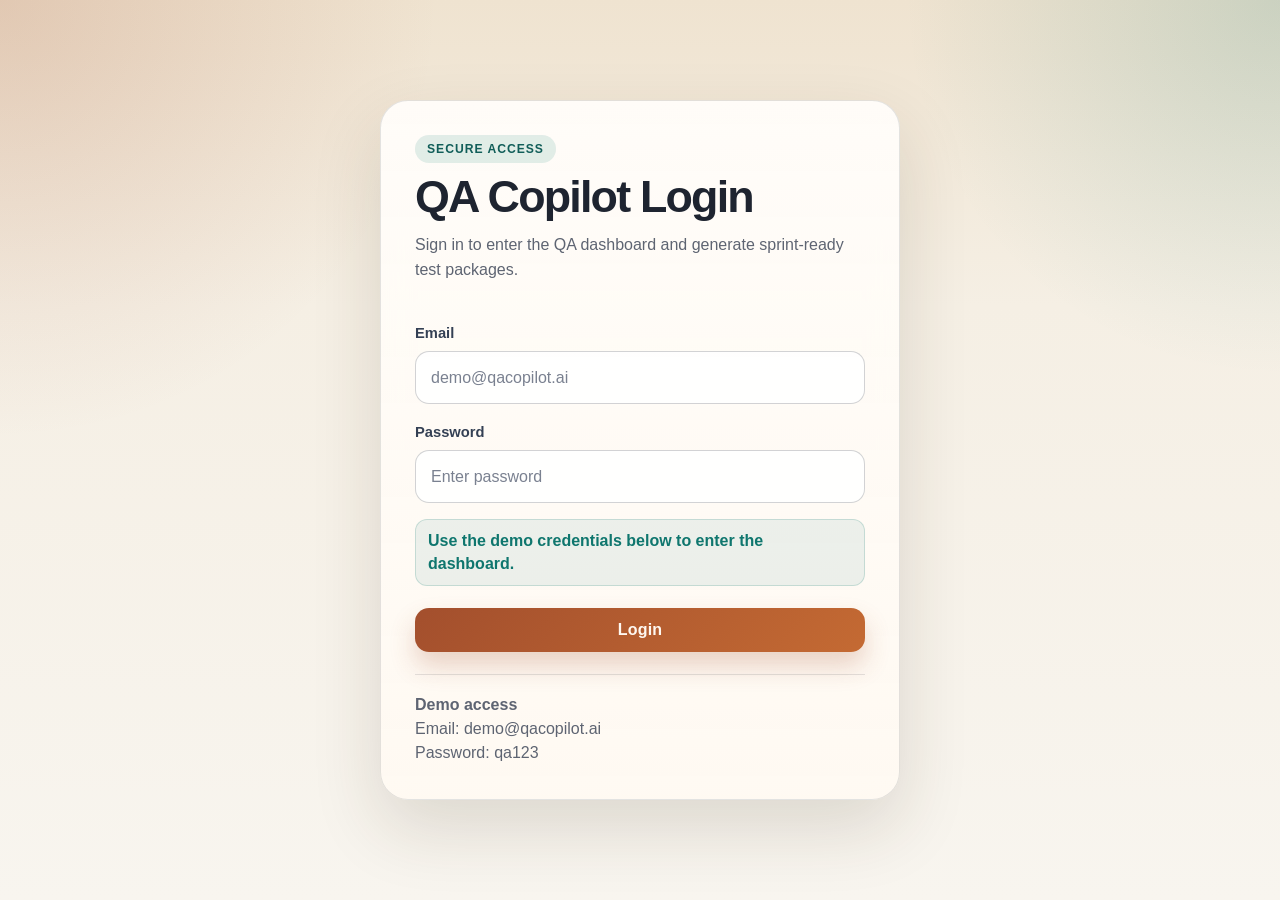
<file: frontend/index.html>
<!DOCTYPE html>
<html lang="en">
<head>
	<meta charset="UTF-8">
	<meta name="viewport" content="width=device-width, initial-scale=1.0">
	<title>QA Copilot</title>
	<link rel="icon" href="data:image/svg+xml,%3Csvg xmlns='http://www.w3.org/2000/svg' viewBox='0 0 64 64'%3E%3Crect width='64' height='64' rx='14' fill='%230c5c4c'/%3E%3Cpath d='M18 34l9 9 19-22' fill='none' stroke='%23f5efe0' stroke-width='7' stroke-linecap='round' stroke-linejoin='round'/%3E%3C/svg%3E">
	<link rel="stylesheet" href="styles.css">
</head>
<body data-page="login" class="auth-active">
	<div id="loginScreen" class="auth-shell">
		<section class="auth-card">
			<div class="auth-copy">
				<span class="auth-kicker">Secure Access</span>
				<h1>QA Copilot Login</h1>
				<p>Sign in to enter the QA dashboard and generate sprint-ready test packages.</p>
			</div>
			<form id="loginForm" class="auth-form">
				<label for="loginEmail">Email</label>
				<input id="loginEmail" type="email" placeholder="demo@qacopilot.ai" autocomplete="username">
				<label for="loginPassword">Password</label>
				<input id="loginPassword" type="password" placeholder="Enter password" autocomplete="current-password">
				<div id="loginStatus" class="auth-status">Use the demo credentials below to enter the dashboard.</div>
				<button id="loginBtn" type="submit">Login</button>
			</form>
			<div class="auth-helper">
				<strong>Demo access</strong>
				<p>Email: demo@qacopilot.ai</p>
				<p>Password: qa123</p>
			</div>
		</section>
	</div>
	<script src="script.js"></script>
</body>
</html>
</file>
<file: frontend/styles.css>
:root {
	--bg: #f5efe4;
	--bg-accent: #efe3d0;
	--card: rgba(255, 252, 247, 0.92);
	--card-strong: #fffdf9;
	--text: #1e2430;
	--muted: #5e6472;
	--primary: #0f766e;
	--primary-strong: #115e59;
	--secondary: #a34f2d;
	--border: rgba(30, 36, 48, 0.12);
	--border-strong: rgba(30, 36, 48, 0.2);
	--shadow: 0 22px 50px rgba(57, 44, 20, 0.12);
	--status-ok: #0f766e;
	--status-error: #b42318;
	--output-bg: #121a26;
	--output-text: #eef2f7;
}

* {
	box-sizing: border-box;
}

body {
	margin: 0;
	min-height: 100vh;
	font-family: "Segoe UI", "Trebuchet MS", sans-serif;
	color: var(--text);
	background:
		radial-gradient(circle at top left, rgba(163, 79, 45, 0.18), transparent 28%),
		radial-gradient(circle at top right, rgba(15, 118, 110, 0.16), transparent 24%),
		linear-gradient(180deg, var(--bg-accent) 0%, var(--bg) 34%, #f8f5ef 100%);
}

body.auth-active {
	display: block;
}

.app-hidden {
	display: none;
}

.auth-shell {
	min-height: 100vh;
	display: grid;
	place-items: center;
	padding: 32px;
}

.auth-card {
	width: min(520px, 100%);
	padding: 34px;
	border: 1px solid var(--border);
	border-radius: 28px;
	background: linear-gradient(180deg, rgba(255, 253, 249, 0.96), rgba(255, 250, 242, 0.9));
	box-shadow: 0 28px 70px rgba(57, 44, 20, 0.14);
	backdrop-filter: blur(14px);
}

.auth-copy h1 {
	margin: 8px 0 10px;
	font-size: clamp(2rem, 4vw, 2.8rem);
	letter-spacing: -0.04em;
}

.auth-copy p {
	margin: 0;
	color: var(--muted);
	line-height: 1.6;
}

.auth-kicker {
	display: inline-flex;
	padding: 7px 12px;
	border-radius: 999px;
	background: rgba(15, 118, 110, 0.12);
	color: var(--primary-strong);
	font-size: 0.76rem;
	font-weight: 800;
	letter-spacing: 0.08em;
	text-transform: uppercase;
}

.auth-form {
	margin-top: 24px;
	display: grid;
	gap: 2px;
}

.auth-status {
	margin-top: 14px;
	padding: 10px 12px;
	border-radius: 12px;
	background: rgba(15, 118, 110, 0.08);
	border: 1px solid rgba(15, 118, 110, 0.18);
	color: var(--status-ok);
	font-weight: 600;
	line-height: 1.4;
}

.auth-status-error {
	background: rgba(180, 35, 24, 0.08);
	border-color: rgba(180, 35, 24, 0.18);
	color: var(--status-error);
}

.auth-helper {
	margin-top: 22px;
	padding-top: 18px;
	border-top: 1px solid var(--border);
	color: var(--muted);
	line-height: 1.5;
}

.auth-helper strong,
.auth-helper p {
	margin: 0;
}

.app-shell {
	min-height: 100vh;
}

header {
	padding: 34px 40px 30px;
	display: flex;
	justify-content: space-between;
	align-items: center;
	gap: 20px;
	color: #fffaf2;
	background:
		linear-gradient(135deg, rgba(13, 35, 48, 0.94), rgba(15, 118, 110, 0.88)),
		linear-gradient(135deg, #1b3d53, #115e59);
	box-shadow: inset 0 -1px 0 rgba(255, 255, 255, 0.1);
}

header h1 {
	margin: 0;
	font-size: clamp(2rem, 3vw, 3rem);
	line-height: 1;
	letter-spacing: -0.04em;
}

header p {
	margin: 10px 0 0;
	max-width: 52ch;
	color: rgba(255, 250, 242, 0.82);
	font-size: 1rem;
}

.badge {
	padding: 10px 16px;
	border: 1px solid rgba(255, 250, 242, 0.28);
	border-radius: 999px;
	background: rgba(255, 250, 242, 0.12);
	color: #fffaf2;
	font-size: 0.85rem;
	font-weight: 700;
	letter-spacing: 0.04em;
	text-transform: uppercase;
	white-space: nowrap;
}

.header-actions {
	display: flex;
	align-items: center;
	gap: 12px;
	flex-wrap: wrap;
	justify-content: flex-end;
}

.logout-btn {
	color: #fffaf2;
	background: rgba(255, 250, 242, 0.14);
	border: 1px solid rgba(255, 250, 242, 0.24);
	box-shadow: none;
}

.logout-btn:hover {
	box-shadow: none;
	filter: none;
}

.ask-ai-launch-btn {
	color: #fffaf2;
	background: rgba(15, 118, 110, 0.22);
	border: 1px solid rgba(255, 250, 242, 0.2);
	box-shadow: none;
}

.ask-ai-launch-btn:hover {
	box-shadow: none;
	filter: none;
}

main {
	display: grid;
	grid-template-columns: minmax(320px, 0.9fr) minmax(420px, 1.1fr);
	gap: 28px;
	padding: 30px;
}

.panel {
	position: relative;
	overflow: hidden;
	padding: 28px;
	border: 1px solid var(--border);
	border-radius: 22px;
	background: linear-gradient(180deg, var(--card-strong), var(--card));
	box-shadow: var(--shadow);
	backdrop-filter: blur(16px);
}

.panel::after {
	content: "";
	position: absolute;
	inset: 0 auto auto 0;
	width: 100%;
	height: 4px;
	background: linear-gradient(90deg, var(--secondary), var(--primary));
	opacity: 0.9;
}

h2 {
	margin: 0 0 10px;
	font-size: 1.25rem;
	letter-spacing: -0.02em;
}

label {
	display: block;
	margin: 18px 0 8px;
	color: #344054;
	font-size: 0.92rem;
	font-weight: 700;
}

input,
textarea {
	width: 100%;
	padding: 14px 15px;
	border: 1px solid var(--border-strong);
	border-radius: 14px;
	background: rgba(255, 255, 255, 0.88);
	color: var(--text);
	font: inherit;
	line-height: 1.45;
	transition: border-color 140ms ease, box-shadow 140ms ease, background 140ms ease;
}

input::placeholder,
textarea::placeholder {
	color: #7a8190;
}

input:hover,
textarea:hover {
	border-color: rgba(15, 118, 110, 0.34);
	background: #ffffff;
}

input[type="file"] {
	padding: 12px;
	background: rgba(255, 255, 255, 0.84);
}

.optional-pill {
	display: inline-flex;
	align-items: center;
	margin-left: 8px;
	padding: 3px 8px;
	border-radius: 999px;
	background: rgba(15, 118, 110, 0.12);
	color: var(--primary-strong);
	font-size: 0.72rem;
	font-weight: 800;
	letter-spacing: 0.03em;
	text-transform: uppercase;
}

.attachment-meta {
	margin-top: 10px;
	padding: 12px 14px;
	border: 1px solid var(--border);
	border-radius: 14px;
	background: rgba(255, 255, 255, 0.72);
	color: var(--text);
}

.attachment-meta {
	font-size: 0.9rem;
	font-weight: 600;
}

.attachment-meta-empty {
	color: var(--muted);
	background: rgba(255, 255, 255, 0.52);
}

.attachment-actions {
	margin-top: 10px;
	display: flex;
	gap: 10px;
	flex-wrap: wrap;
}

.attachment-preview-trigger {
	margin-top: 0;
}

.attachment-remove-trigger {
	margin-top: 0;
	background: linear-gradient(135deg, #6b7280, #4b5563);
	box-shadow: 0 12px 24px rgba(75, 85, 99, 0.18);
}

.attachment-preview-trigger-hidden {
	display: none;
}

.preview-modal {
	position: fixed;
	inset: 0;
	display: grid;
	place-items: center;
	padding: 24px;
	z-index: 1000;
}

.preview-modal-hidden {
	display: none;
}

.preview-modal-backdrop {
	position: absolute;
	inset: 0;
	background: rgba(18, 26, 38, 0.58);
	backdrop-filter: blur(6px);
}

.preview-modal-card {
	position: relative;
	width: min(820px, 100%);
	max-height: min(78vh, 900px);
	display: grid;
	grid-template-rows: auto 1fr;
	border-radius: 22px;
	border: 1px solid rgba(255, 255, 255, 0.26);
	background: linear-gradient(180deg, rgba(255, 253, 249, 0.98), rgba(245, 239, 228, 0.96));
	box-shadow: 0 28px 70px rgba(18, 26, 38, 0.28);
	overflow: hidden;
}

.preview-modal-header {
	display: flex;
	justify-content: space-between;
	align-items: center;
	gap: 16px;
	padding: 18px 20px;
	border-bottom: 1px solid var(--border);
	background: rgba(255, 255, 255, 0.68);
}

.preview-modal-header h3 {
	margin: 0;
	font-size: 1.05rem;
	letter-spacing: -0.02em;
}

.preview-modal-close {
	margin-top: 0;
	padding: 10px 14px;
	background: linear-gradient(135deg, #1d2939, #344054);
	box-shadow: 0 12px 24px rgba(29, 41, 57, 0.18);
}

.preview-modal-body {
	padding: 20px;
	overflow: auto;
	white-space: pre-wrap;
	word-break: break-word;
	font-size: 0.95rem;
	line-height: 1.6;
	color: var(--text);
}

@media (max-width: 720px) {
	.auth-shell {
		padding: 20px;
	}

	.auth-card {
		padding: 24px;
	}

	.header-actions {
		width: 100%;
		justify-content: flex-start;
	}
}

input.field-error,
textarea.field-error {
	border-color: rgba(180, 35, 24, 0.88);
	box-shadow: 0 0 0 4px rgba(180, 35, 24, 0.12);
	background: #fff5f4;
}

input:focus,
textarea:focus {
	outline: none;
	border-color: rgba(15, 118, 110, 0.78);
	box-shadow: 0 0 0 4px rgba(15, 118, 110, 0.14);
	background: #ffffff;
}

textarea {
	min-height: 140px;
	resize: vertical;
}

button {
	margin-top: 20px;
	padding: 13px 20px;
	border: none;
	border-radius: 14px;
	background: linear-gradient(135deg, var(--secondary), #c46a33);
	color: #fff8f1;
	font: inherit;
	font-weight: 700;
	letter-spacing: 0.01em;
	cursor: pointer;
	box-shadow: 0 14px 26px rgba(163, 79, 45, 0.24);
	transition: transform 120ms ease, box-shadow 120ms ease, filter 120ms ease;
}

button:hover {
	transform: translateY(-1px);
	box-shadow: 0 18px 30px rgba(163, 79, 45, 0.28);
	filter: saturate(1.05);
}

button:active {
	transform: translateY(0);
}

button:focus-visible {
	outline: 3px solid rgba(163, 79, 45, 0.24);
	outline-offset: 2px;
}

button:disabled {
	cursor: wait;
	opacity: 0.82;
	transform: none;
	box-shadow: none;
}

button.secondary {
	margin-top: 0;
	background: linear-gradient(135deg, #1d2939, #344054);
	box-shadow: 0 12px 24px rgba(29, 41, 57, 0.18);
}

.hint {
	margin: 14px 0 0;
	color: var(--muted);
	font-size: 0.9rem;
}

.output-header {
	display: flex;
	justify-content: space-between;
	align-items: center;
	gap: 12px;
	margin-bottom: 10px;
}

.output-header h2 {
	margin-bottom: 8px;
}

.provider-row {
	display: flex;
	align-items: center;
	gap: 12px;
	flex-wrap: wrap;
}

.provider-badge {
	display: inline-flex;
	align-items: center;
	gap: 8px;
	padding: 6px 12px;
	border-radius: 999px;
	font-size: 0.78rem;
	font-weight: 800;
	letter-spacing: 0.04em;
	text-transform: uppercase;
	border: 1px solid transparent;
}

.provider-badge::before {
	content: "";
	width: 8px;
	height: 8px;
	border-radius: 999px;
	background: currentColor;
}

.provider-local {
	color: #475467;
	background: #f2f4f7;
	border-color: #d0d5dd;
}

.provider-openai {
	color: #0f766e;
	background: rgba(15, 118, 110, 0.12);
	border-color: rgba(15, 118, 110, 0.24);
}

.provider-azure {
	color: #175cd3;
	background: rgba(23, 92, 211, 0.1);
	border-color: rgba(23, 92, 211, 0.2);
}

.model-badge {
	display: inline-flex;
	align-items: center;
	padding: 6px 12px;
	border-radius: 999px;
	font-size: 0.78rem;
	font-weight: 700;
	letter-spacing: 0.01em;
	border: 1px solid transparent;
	white-space: nowrap;
}

.model-badge-local {
	color: #475467;
	background: rgba(242, 244, 247, 0.95);
	border-color: #d0d5dd;
}

.model-badge-openai {
	color: #d7fff8;
	background: rgba(15, 118, 110, 0.24);
	border-color: rgba(15, 118, 110, 0.36);
}

.model-badge-azure {
	color: #dbeafe;
	background: rgba(23, 92, 211, 0.2);
	border-color: rgba(23, 92, 211, 0.32);
}

.ai-signal {
	display: grid;
	gap: 2px;
	min-width: 240px;
	padding: 10px 14px;
	border: 1px solid rgba(255, 255, 255, 0.12);
	border-radius: 14px;
	background: rgba(255, 255, 255, 0.06);
	box-shadow: inset 0 1px 0 rgba(255, 255, 255, 0.04);
}

.ai-signal-label {
	font-size: 0.7rem;
	font-weight: 800;
	letter-spacing: 0.08em;
	text-transform: uppercase;
	opacity: 0.72;
}

.ai-signal strong {
	font-size: 0.95rem;
	line-height: 1.2;
	color: #ffffff;
}

.ai-signal span:last-child {
	font-size: 0.82rem;
	color: #c6d0dc;
	line-height: 1.35;
}

.ai-signal-local {
	border-color: rgba(208, 213, 221, 0.18);
	background: rgba(71, 84, 103, 0.16);
}

.ai-signal-openai {
	border-color: rgba(15, 118, 110, 0.35);
	background: linear-gradient(135deg, rgba(15, 118, 110, 0.22), rgba(15, 118, 110, 0.08));
	box-shadow: 0 0 0 1px rgba(15, 118, 110, 0.12), inset 0 1px 0 rgba(255, 255, 255, 0.08);
}

.ai-signal-azure {
	border-color: rgba(23, 92, 211, 0.35);
	background: linear-gradient(135deg, rgba(23, 92, 211, 0.2), rgba(23, 92, 211, 0.08));
	box-shadow: 0 0 0 1px rgba(23, 92, 211, 0.12), inset 0 1px 0 rgba(255, 255, 255, 0.08);
}

.ai-signal-live {
	position: relative;
	overflow: hidden;
}

.ai-signal-live::after {
	content: "";
	position: absolute;
	inset: 0;
	background: linear-gradient(110deg, transparent 10%, rgba(255, 255, 255, 0.16) 40%, transparent 70%);
	transform: translateX(-120%);
	animation: shimmer 1.6s linear infinite;
}

.status {
	margin-bottom: 14px;
	padding: 10px 14px;
	border: 1px solid rgba(15, 118, 110, 0.2);
	border-radius: 12px;
	background: rgba(15, 118, 110, 0.08);
	color: var(--status-ok);
	font-weight: 700;
}

.status.loading {
	position: relative;
	padding-left: 38px;
}

.status.loading::before {
	content: "";
	position: absolute;
	top: 50%;
	left: 14px;
	width: 12px;
	height: 12px;
	margin-top: -6px;
	border-radius: 999px;
	background: currentColor;
	animation: pulse 1s ease-in-out infinite;
}

.output-placeholder {
	min-height: 640px;
	padding: 20px;
	border: 1px solid rgba(255, 255, 255, 0.08);
	border-radius: 18px;
	background:
		linear-gradient(180deg, rgba(255, 255, 255, 0.03), transparent 16%),
		var(--output-bg);
	color: var(--output-text);
	white-space: pre-wrap;
	overflow: auto;
	font-family: Consolas, "Courier New", monospace;
	font-size: 13px;
	line-height: 1.62;
	box-shadow: inset 0 1px 0 rgba(255, 255, 255, 0.05);
}

.ask-ai-hint {
	margin-top: 6px;
}

.ask-ai-modal-card {
	width: min(920px, 100%);
}

.ask-ai-modal-header {
	align-items: flex-start;
}

.ask-ai-modal-actions {
	display: flex;
	align-items: center;
	gap: 12px;
	flex-wrap: wrap;
	justify-content: flex-end;
}

.ask-ai-modal-body {
	display: grid;
	gap: 12px;
}

.ask-ai-counter {
	display: inline-flex;
	align-items: center;
	padding: 8px 12px;
	border-radius: 999px;
	background: rgba(15, 118, 110, 0.12);
	color: var(--primary-strong);
	font-size: 0.82rem;
	font-weight: 800;
	white-space: nowrap;
}

.ask-ai-history {
	min-height: 220px;
	max-height: 360px;
	overflow: auto;
	display: grid;
	gap: 12px;
	padding: 16px;
	border: 1px solid var(--border);
	border-radius: 16px;
	background: rgba(255, 255, 255, 0.64);
}

.ask-ai-empty {
	color: var(--muted);
	font-size: 0.92rem;
}

.ask-ai-message {
	padding: 14px;
	border-radius: 14px;
	border: 1px solid var(--border);
	background: rgba(255, 255, 255, 0.84);
}

.ask-ai-message p {
	margin: 6px 0 0;
	white-space: pre-wrap;
	line-height: 1.55;
}

.ask-ai-message-user {
	background: rgba(15, 118, 110, 0.08);
	border-color: rgba(15, 118, 110, 0.18);
}

.ask-ai-message-assistant {
	background: rgba(163, 79, 45, 0.08);
	border-color: rgba(163, 79, 45, 0.18);
}

.ask-ai-role {
	font-size: 0.76rem;
	font-weight: 800;
	letter-spacing: 0.08em;
	text-transform: uppercase;
	color: #475467;
}

.ask-ai-input {
	min-height: 96px;
}

.ask-ai-status {
	padding: 10px 12px;
	border-radius: 12px;
	background: rgba(15, 118, 110, 0.08);
	border: 1px solid rgba(15, 118, 110, 0.18);
	color: var(--status-ok);
	font-weight: 600;
	line-height: 1.4;
}

.ask-ai-status-error {
	background: rgba(180, 35, 24, 0.08);
	border-color: rgba(180, 35, 24, 0.18);
	color: var(--status-error);
}

.output-empty {
	display: block;
	font-family: Consolas, "Courier New", monospace;
}

.output-section {
	margin-bottom: 18px;
	padding: 18px;
	border: 1px solid rgba(255, 255, 255, 0.08);
	border-radius: 16px;
	background: rgba(255, 255, 255, 0.03);
}

.output-section h3 {
	margin: 0 0 12px;
	color: #f8b26a;
	font-size: 0.95rem;
	letter-spacing: 0.08em;
	text-transform: uppercase;
}

.output-section p {
	margin: 0;
}

.summary-section,
.coverage-section,
.risk-section,
.code-section {
	background: rgba(255, 255, 255, 0.05);
}

.coverage-grid {
	display: grid;
	grid-template-columns: repeat(4, minmax(0, 1fr));
	gap: 12px;
	margin-bottom: 12px;
}

.coverage-card {
	display: grid;
	gap: 6px;
	padding: 14px;
	border: 1px solid rgba(255, 255, 255, 0.08);
	border-radius: 14px;
	background: rgba(10, 14, 22, 0.34);
}

.coverage-overall {
	background: linear-gradient(135deg, rgba(15, 118, 110, 0.28), rgba(15, 118, 110, 0.1));
	border-color: rgba(15, 118, 110, 0.35);
}

.coverage-label {
	font-size: 0.78rem;
	letter-spacing: 0.06em;
	text-transform: uppercase;
	color: #c6d0dc;
}

.coverage-card strong {
	font-size: 1.35rem;
	color: #ffffff;
}

.coverage-notes {
	margin: 0;
	color: #c6d0dc;
}

.output-list,
.output-steps {
	margin: 0;
	padding-left: 20px;
}

.output-list li,
.output-steps li {
	margin-bottom: 8px;
}

.test-case-grid,
.api-grid,
.mapping-grid {
	display: grid;
	gap: 14px;
}

.test-case-card,
.api-card,
.mapping-card {
	padding: 16px;
	border: 1px solid rgba(255, 255, 255, 0.08);
	border-radius: 14px;
	background: rgba(10, 14, 22, 0.34);
}

.test-case-head {
	display: flex;
	justify-content: space-between;
	gap: 12px;
	margin-bottom: 14px;
}

.test-case-head h4,
.mapping-card h4 {
	margin: 0 0 4px;
	color: #ffffff;
	font-size: 1rem;
}

.test-case-head p,
.mapping-card p,
.api-card p {
	margin: 0;
	color: #c6d0dc;
}

.test-case-meta {
	display: flex;
	flex-wrap: wrap;
	gap: 8px;
	justify-content: flex-end;
}

.test-case-meta span,
.api-status,
.risk-score {
	display: inline-flex;
	align-items: center;
	padding: 4px 10px;
	border-radius: 999px;
	background: rgba(248, 178, 106, 0.14);
	color: #ffd9a5;
	font-size: 0.78rem;
	font-weight: 700;
}

.output-subsection {
	margin-top: 12px;
}

.output-subsection h5 {
	margin: 0 0 8px;
	color: #f5d9ae;
	font-size: 0.82rem;
	letter-spacing: 0.06em;
	text-transform: uppercase;
}

.api-card {
	display: grid;
	gap: 10px;
}

.api-method {
	color: #8be9dd;
	font-weight: 800;
	letter-spacing: 0.06em;
	text-transform: uppercase;
}

.api-endpoint {
	color: #ffffff;
	font-weight: 700;
	word-break: break-word;
}

.risk-strip {
	display: grid;
	gap: 12px;
}

.code-block {
	margin: 0;
	padding: 14px;
	overflow: auto;
	border-radius: 12px;
	background: rgba(0, 0, 0, 0.22);
	border: 1px solid rgba(255, 255, 255, 0.08);
}

@keyframes pulse {
	0%,
	100% {
		opacity: 0.35;
		transform: scale(0.8);
	}

	50% {
		opacity: 1;
		transform: scale(1);
	}
}

@keyframes shimmer {
	100% {
		transform: translateX(120%);
	}
}

@media (max-width: 900px) {
	main {
		grid-template-columns: 1fr;
		padding: 18px;
	}

	header {
		padding: 26px 20px;
		flex-direction: column;
		align-items: flex-start;
	}

	.panel {
		padding: 22px;
	}

	.output-header {
		flex-direction: column;
		align-items: stretch;
	}

	.provider-row {
		align-items: stretch;
	}

	.coverage-grid {
		grid-template-columns: 1fr 1fr;
	}

	.ai-signal {
		min-width: 0;
	}

	.test-case-head {
		flex-direction: column;
	}

	.test-case-meta {
		justify-content: flex-start;
	}

	button.secondary {
		width: 100%;
	}
}
</file>
